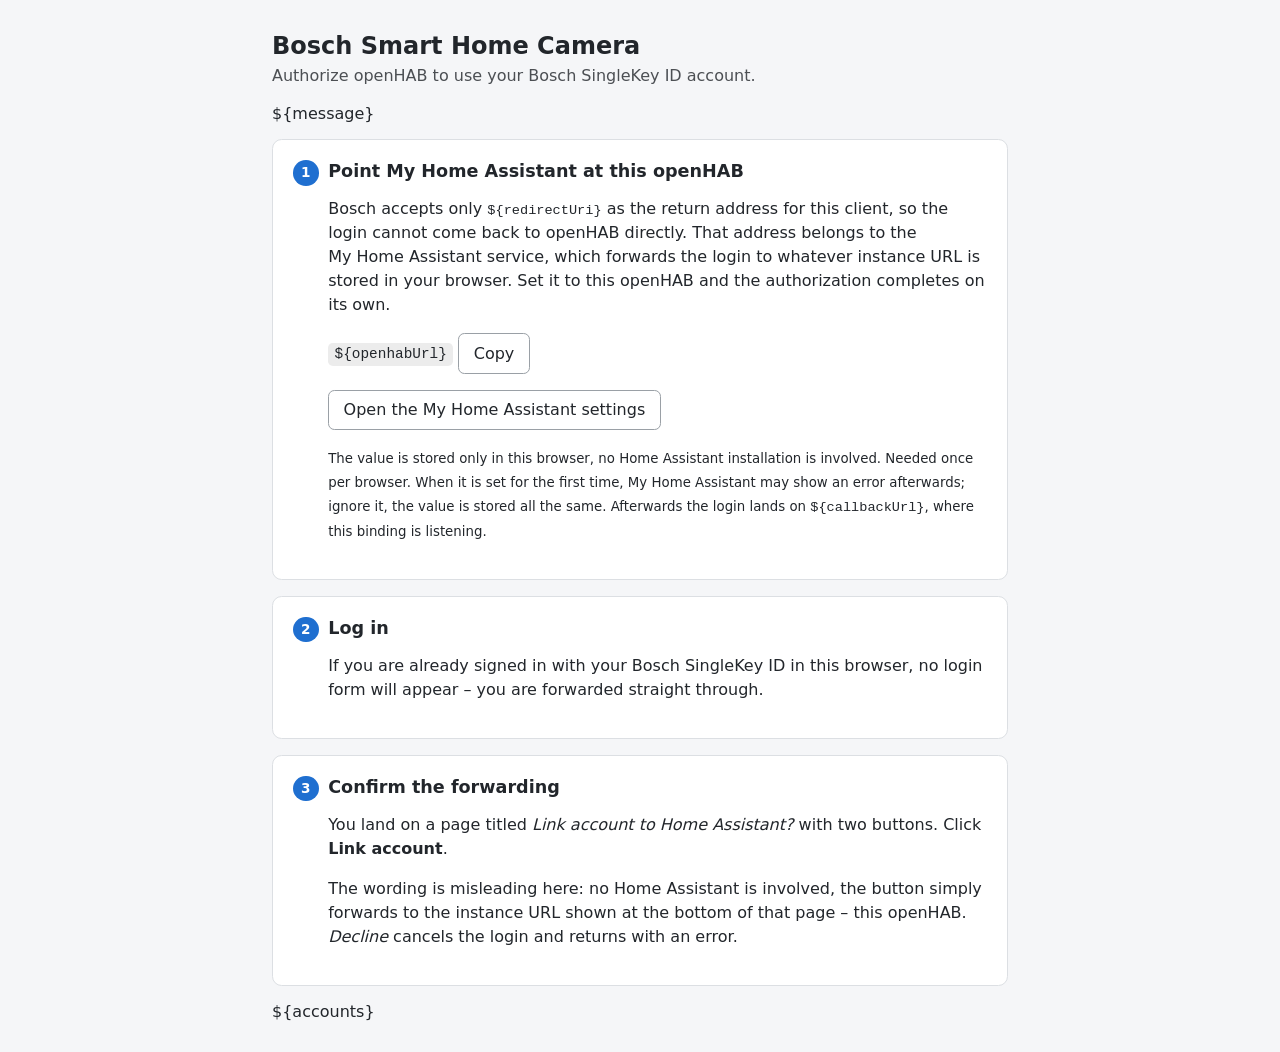
<file: bundles/org.openhab.binding.boschsmartcam/src/main/resources/templates/index.html>
<!DOCTYPE html>
<html lang="en">
<head>
<meta charset="utf-8">
<meta name="viewport" content="width=device-width, initial-scale=1">
<title>Bosch Smart Home Camera Authorization</title>
<style>
:root { color-scheme: light dark; }
body { font-family: system-ui, -apple-system, "Segoe UI", Roboto, sans-serif; margin: 0; padding: 2rem 1rem; background: #f5f6f8; color: #22262b; }
@media (prefers-color-scheme: dark) { body { background: #17191c; color: #e6e8ea; } }
main { max-width: 46rem; margin: 0 auto; }
h1 { font-size: 1.5rem; margin: 0 0 .25rem; }
h2 { font-size: 1.1rem; margin: 0; }
p { line-height: 1.5; }
.lead { margin-top: 0; opacity: .8; }
.card { background: #fff; border: 1px solid #dcdfe3; border-radius: .6rem; padding: 1.25rem; margin: 1rem 0; }
@media (prefers-color-scheme: dark) { .card { background: #22262b; border-color: #383d43; } }
.step { display: flex; align-items: baseline; gap: .6rem; }
.step .num { flex: 0 0 1.6rem; height: 1.6rem; line-height: 1.6rem; text-align: center; border-radius: 50%; background: #1f6fd0; color: #fff; font-size: .85rem; font-weight: 600; }
.head { display: flex; align-items: center; gap: .6rem; flex-wrap: wrap; }
.uid { font-family: ui-monospace, SFMono-Regular, Menlo, monospace; font-size: .8rem; opacity: .7; }
.badge { font-size: .75rem; padding: .15rem .5rem; border-radius: 1rem; border: 1px solid transparent; }
.badge.ok { background: #e3f6e8; border-color: #7fc99a; color: #1d6b38; }
.badge.pending { background: #fdf1dc; border-color: #e0b567; color: #7d5410; }
textarea { width: 100%; box-sizing: border-box; min-height: 4.5rem; font-family: ui-monospace, SFMono-Regular, Menlo, monospace; font-size: .85rem; padding: .5rem; border-radius: .4rem; border: 1px solid #c4c8cd; background: inherit; color: inherit; }
button, .button { font: inherit; cursor: pointer; border-radius: .4rem; border: 1px solid #1f6fd0; background: #1f6fd0; color: #fff; padding: .45rem .9rem; text-decoration: none; display: inline-block; }
button.secondary, .button.secondary { background: transparent; color: inherit; border-color: #9aa0a6; }
.message { padding: .7rem .9rem; border-radius: .4rem; margin: 1rem 0; }
.message.ok { background: #e3f6e8; color: #1d6b38; }
.message.error { background: #fbe3e3; color: #8c2020; }
.empty { opacity: .8; }
.url { font-family: ui-monospace, SFMono-Regular, Menlo, monospace; font-size: .9rem; padding: .2rem .4rem; border-radius: .3rem; background: rgba(127,127,127,.15); }
p.hint { font-size: .9rem; opacity: .8; }
details.fallback { margin-top: 1rem; border-top: 1px solid #dcdfe3; padding-top: .75rem; }
@media (prefers-color-scheme: dark) { details.fallback { border-color: #383d43; } }
details.fallback summary { cursor: pointer; font-size: .92rem; opacity: .85; }
code { font-family: ui-monospace, SFMono-Regular, Menlo, monospace; font-size: .85rem; }
</style>
</head>
<body>
<main>
<h1>Bosch Smart Home Camera</h1>
<p class="lead">Authorize openHAB to use your Bosch SingleKey ID account.</p>

${message}

<section class="card">
  <div class="step">
    <span class="num">1</span>
    <div>
      <h2>Point My&nbsp;Home&nbsp;Assistant at this openHAB</h2>
      <p>Bosch accepts only <code>${redirectUri}</code> as the return address for this client, so the login cannot come
      back to openHAB directly. That address belongs to the My&nbsp;Home&nbsp;Assistant service, which forwards the
      login to whatever instance URL is stored in your browser. Set it to this openHAB and the authorization completes
      on its own.</p>
      <p><span class="url" id="openhab-url">${openhabUrl}</span>
         <button type="button" class="secondary" id="copy-url">Copy</button></p>
      <p><a class="button secondary" href="${instanceSettingsUrl}">Open the My&nbsp;Home&nbsp;Assistant settings</a></p>
      <p><small>The value is stored only in this browser, no Home Assistant installation is involved. Needed once per
      browser. When it is set for the first time, My&nbsp;Home&nbsp;Assistant may show an error afterwards; ignore it,
      the value is stored all the same. Afterwards the login lands on <code>${callbackUrl}</code>, where this binding
      is listening.</small></p>
    </div>
  </div>
</section>

<section class="card">
  <div class="step">
    <span class="num">2</span>
    <div>
      <h2>Log in</h2>
      <p>If you are already signed in with your Bosch SingleKey ID in this browser, no login form will appear &ndash;
      you are forwarded straight through.</p>
    </div>
  </div>
</section>

<section class="card">
  <div class="step">
    <span class="num">3</span>
    <div>
      <h2>Confirm the forwarding</h2>
      <p>You land on a page titled <em>Link account to Home&nbsp;Assistant?</em> with two buttons. Click
      <strong>Link account</strong>.</p>
      <p>The wording is misleading here: no Home Assistant is involved, the button simply forwards to the instance URL
      shown at the bottom of that page &ndash; this openHAB. <em>Decline</em> cancels the login and returns with an
      error.</p>
    </div>
  </div>
</section>

${accounts}
</main>
<script>
var copyButton = document.getElementById("copy-url");
if (copyButton && navigator.clipboard) {
  copyButton.addEventListener("click", function () {
    navigator.clipboard.writeText(document.getElementById("openhab-url").textContent.trim()).then(function () {
      copyButton.textContent = "Copied";
      setTimeout(function () { copyButton.textContent = "Copy"; }, 2000);
    });
  });
} else if (copyButton) {
  copyButton.hidden = true;
}

document.querySelectorAll("form.authorize").forEach(function (form) {
  form.addEventListener("submit", function (event) {
    var field = form.querySelector("textarea");
    var value = field.value.trim();
    if (value.indexOf("code=") === -1) {
      event.preventDefault();
      field.setCustomValidity("This address does not contain a code parameter. Please copy the complete address.");
      field.reportValidity();
    }
  });
  form.querySelector("textarea").addEventListener("input", function (event) {
    event.target.setCustomValidity("");
  });
});
</script>
</body>
</html>
</file>
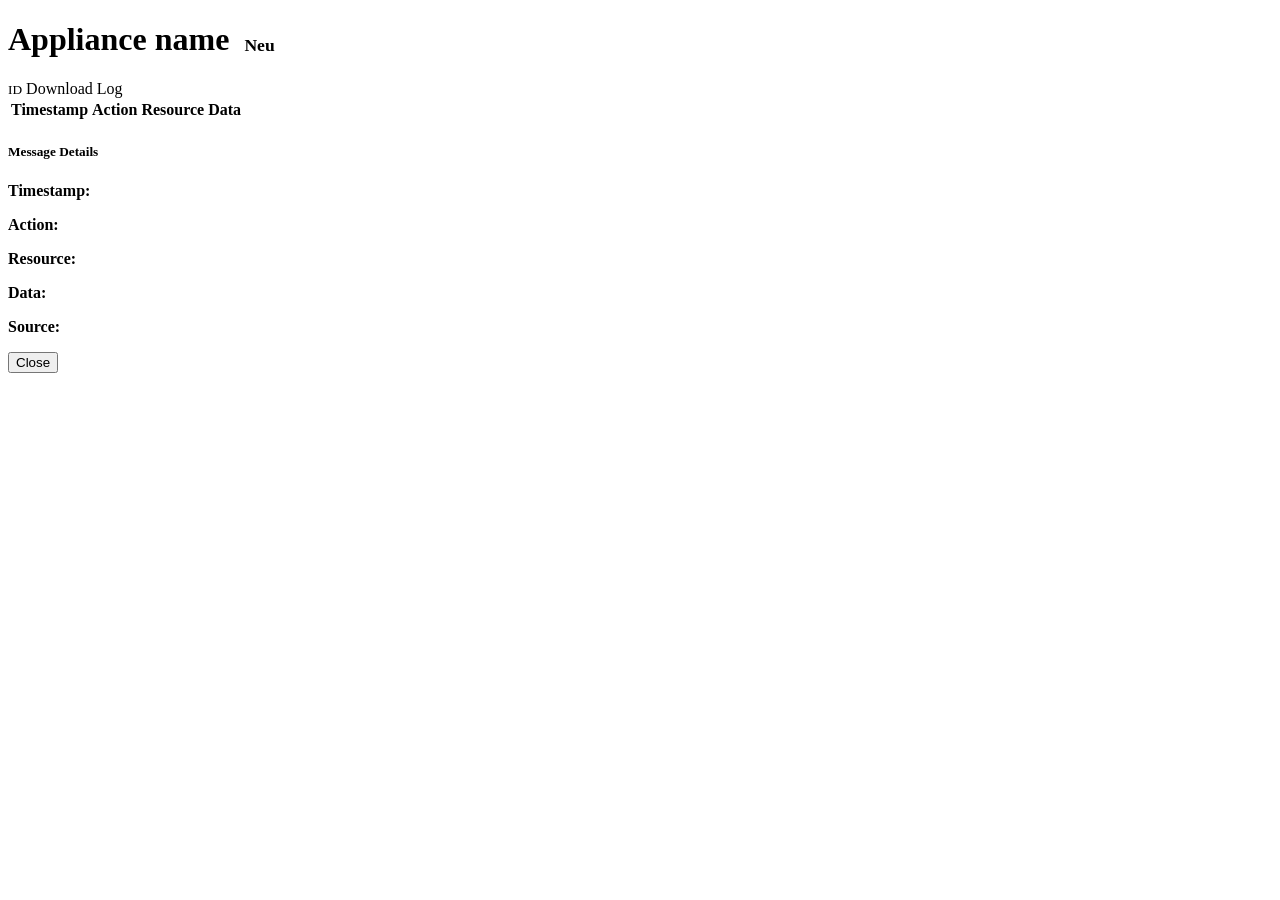
<file: bundles/org.openhab.binding.homeconnectdirect/src/main/resources/templates/appliance.html>
<!DOCTYPE html>
<html lang="en" xmlns:th="http://www.thymeleaf.org">
<head th:replace="~{base :: head}"></head>

<body>
<nav th:replace="~{base :: navbar}"></nav>
<div class="d-flex">
    <div th:replace="~{base :: sidebar_large(${appliances}, ${selectedMenuEntry})}"></div>
    <div th:replace="~{base :: sidebar_small(${appliances}, ${selectedMenuEntry})}"></div>

    <div class="flex-grow-1 p-3">
        <h1 class="d-inline-flex align-items-baseline">
            <span th:remove="tag" th:text="${name}">Appliance name</span>
            <span class="badge rounded-pill ms-2" style="font-size: 1.1rem; padding: 0.2em 0.4em; transform: translateY(-0.3rem);" th:classappend="${utils.getBadgeStyle(status)}" th:text="${status}">Neu</span>
        </h1>
        <small th:text="${uid}" class="text-muted d-block mb-3">ID</small>
        <a class="btn btn-sm btn-secondary ms-auto" th:href="@{__${downloadDebugLogPath}__(uid=${uid})}">
            <span class="mdi mdi-download"></span>
            Download Log
        </a>

        <div id="eventTableContainer" class="table-responsive">
            <table class="table table-hover table-striped">
                <thead>
                <tr>
                    <th>Timestamp</th>
                    <th>Action</th>
                    <th>Resource</th>
                    <th>Data</th>
                </tr>
                </thead>
                <tbody id="eventTableBody">
                </tbody>
            </table>
        </div>
    </div>
</div>

<div class="modal fade" id="detailsModal" tabindex="-1" role="dialog" aria-labelledby="detailsModalLabel" aria-hidden="true">
    <div class="modal-dialog modal-xl modal-dialog-scrollable" role="document">
        <div class="modal-content">
            <div class="modal-header">
                <h5 class="modal-title" id="detailsModalLabel">Message Details</h5>
            </div>
            <div class="modal-body">
                <p><strong>Timestamp:</strong> <span id="modal-timestamp"></span></p>
                <p><strong>Action:</strong> <span id="modal-action"></span></p>
                <p><strong>Resource:</strong> <span id="modal-resource"></span></p>
                <p id="modal-data-row"><strong>Data:</strong> <pre class="pre-highlight" id="modal-data"></pre></p>
                <p><strong>Source:</strong><pre class="pre-highlight" id="modal-source"></pre></p>
            </div>
            <div class="modal-footer">
                <button type="button" class="btn btn-secondary" data-bs-dismiss="modal">Close</button>
            </div>
        </div>
    </div>
</div>

<!--/*/ <th:block th:insert="~{base :: js}"></th:block> /*/-->
<script>
    const webSocketUrl = "[[${webSocketUrl}]]";
    createWebSocketConnection(webSocketUrl);
    addResizeListener();
</script>
</body>
</html>
</file>
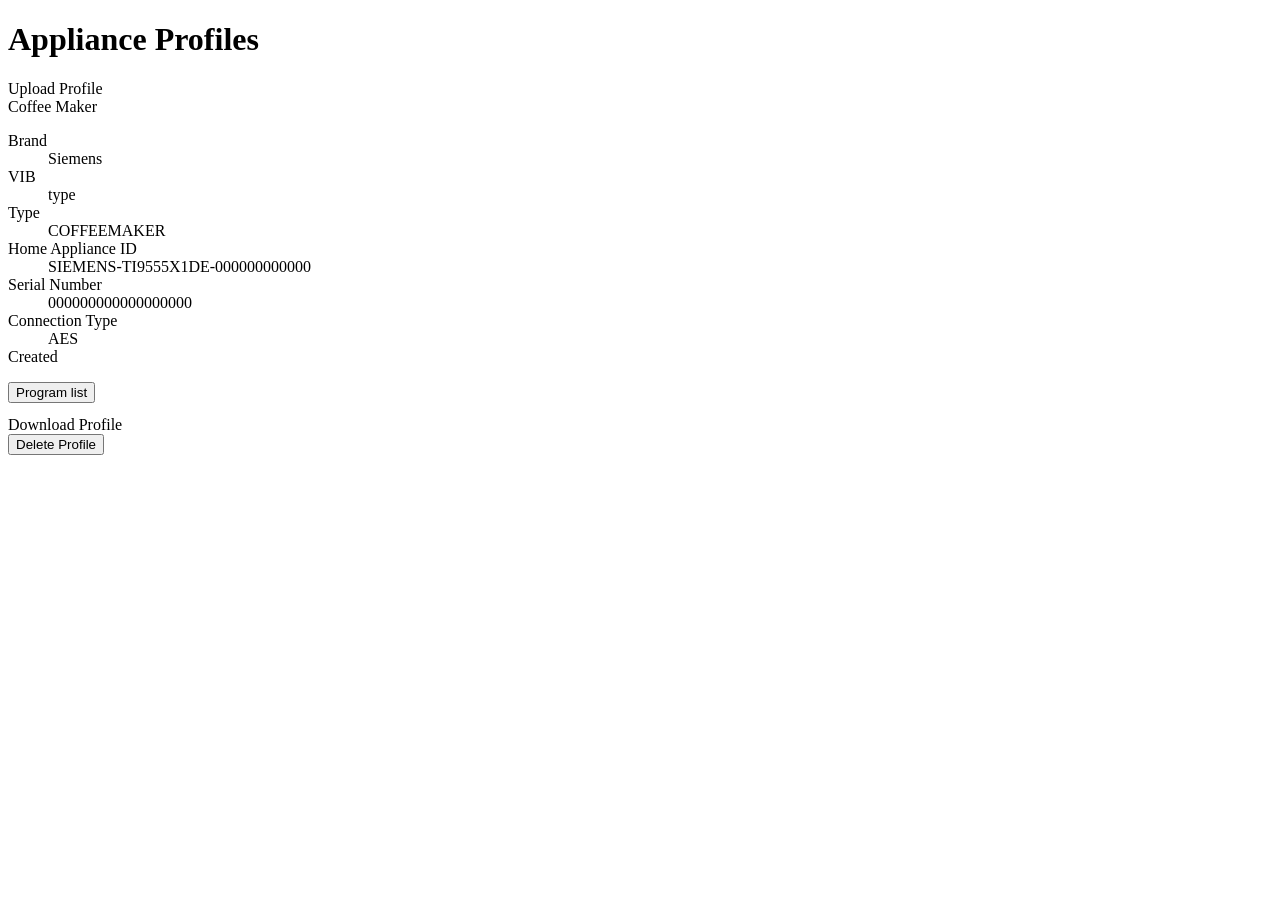
<file: bundles/org.openhab.binding.homeconnectdirect/src/main/resources/templates/profiles.html>
<!DOCTYPE html>
<html lang="en" xmlns:th="http://www.thymeleaf.org">
<head th:replace="~{base :: head}"></head>

<body>
<nav th:replace="~{base :: navbar}"></nav>
<div class="d-flex">
    <div th:replace="~{base :: sidebar_large(${appliances}, ${selectedMenuEntry})}"></div>
    <div th:replace="~{base :: sidebar_small(${appliances}, ${selectedMenuEntry})}"></div>

    <div class="flex-grow-1 p-3">
        <div class="d-flex justify-content-between align-items-center mb-2 hcd-header">
            <h1>Appliance Profiles</h1>
            <div>
                <a class="btn btn-sm mt-1 btn-secondary" th:href="@{__${profileUploadPath}__}">
                    <span class="mdi mdi-file-upload"></span>
                    Upload Profile
                </a>
            </div>
        </div>

        <div class="card mt-3 hcd-card" th:each="profile : ${profiles}">
            <div class="card-header d-flex align-items-center">
                <th:block th:insert="~{base :: icon(${profile.type})}"></th:block>
                <span th:text="${utils.getLabelByType(profile.type)}">Coffee Maker</span>
            </div>
            <div class="card-body">
                <dl class="row">
                    <dt class="col-sm-3">Brand</dt>
                    <dd class="col-sm-9" th:text="${profile.brand}">Siemens</dd>

                    <dt class="col-sm-3">VIB</dt>
                    <dd class="col-sm-9" th:text="${profile.vib}">type</dd>

                    <dt class="col-sm-3">Type</dt>
                    <dd class="col-sm-9" th:text="${profile.type}">COFFEEMAKER</dd>

                    <dt class="col-sm-3">Home Appliance ID</dt>
                    <dd class="col-sm-9" th:text="${profile.haId}">SIEMENS-TI9555X1DE-000000000000</dd>

                    <dt class="col-sm-3">Serial Number</dt>
                    <dd class="col-sm-9" th:text="${profile.serialNumber}">000000000000000000</dd>

                    <dt class="col-sm-3">Connection Type</dt>
                    <dd class="col-sm-9" th:text="${utils.getLabel(profile.connectionType)}">AES</dd>

                    <dt class="col-sm-3">Created</dt>
                    <dd class="col-sm-9" th:text="${utils.formatDateTime(profile.created())}"></dd>
                </dl>

                <button class="btn btn-sm btn-warning" type="button" data-bs-toggle="collapse" th:data-bs-target="${'#programs' + profile.haId()}" aria-expanded="false" th:aria-controls="${'programs' + profile.haId()}">
                    Program list
                </button>
                <div class="collapse" th:id="${'programs' + profile.haId()}">
                    <pre class="pre-highlight" th:text="${programMap.get(profile.haId)}"></pre>
                </div>

                <div class="d-flex justify-content-end mt-3">
                    <a th:href="@{__${profileDownloadPath}__(haId=${profile.haId()})}" class="btn btn-primary btn-sm me-1"><span class="mdi mdi-download"></span> Download Profile</a>

                    <form method="POST" th:action="@{__${profileDeletePath}__}">
                        <input type="hidden" name="CSRF_TOKEN" th:value="${CSRF_TOKEN}">
                        <input type="hidden" name="haId" th:value="${profile.haId()}">
                        <button class="ms-3 btn btn-danger btn-sm" type="submit"><span class="mdi mdi-delete"></span> Delete Profile</button>
                    </form>
                </div>
            </div>
        </div>
    </div>
</div>

<!--/*/ <th:block th:insert="~{base :: js}"></th:block> /*/-->

<script>
    document.addEventListener("DOMContentLoaded", function () {
        const preElements = document.querySelectorAll("pre.pre-highlight");

        preElements.forEach(pre => {
            const originalText = pre.textContent;
            try {
                const formattedText = syntaxHighlight(originalText);
                pre.innerHTML = formattedText;
            } catch (error) {
                console.error("Could not process JSON:", error);
            }
        });
    });
</script>
</body>
</html>
</file>
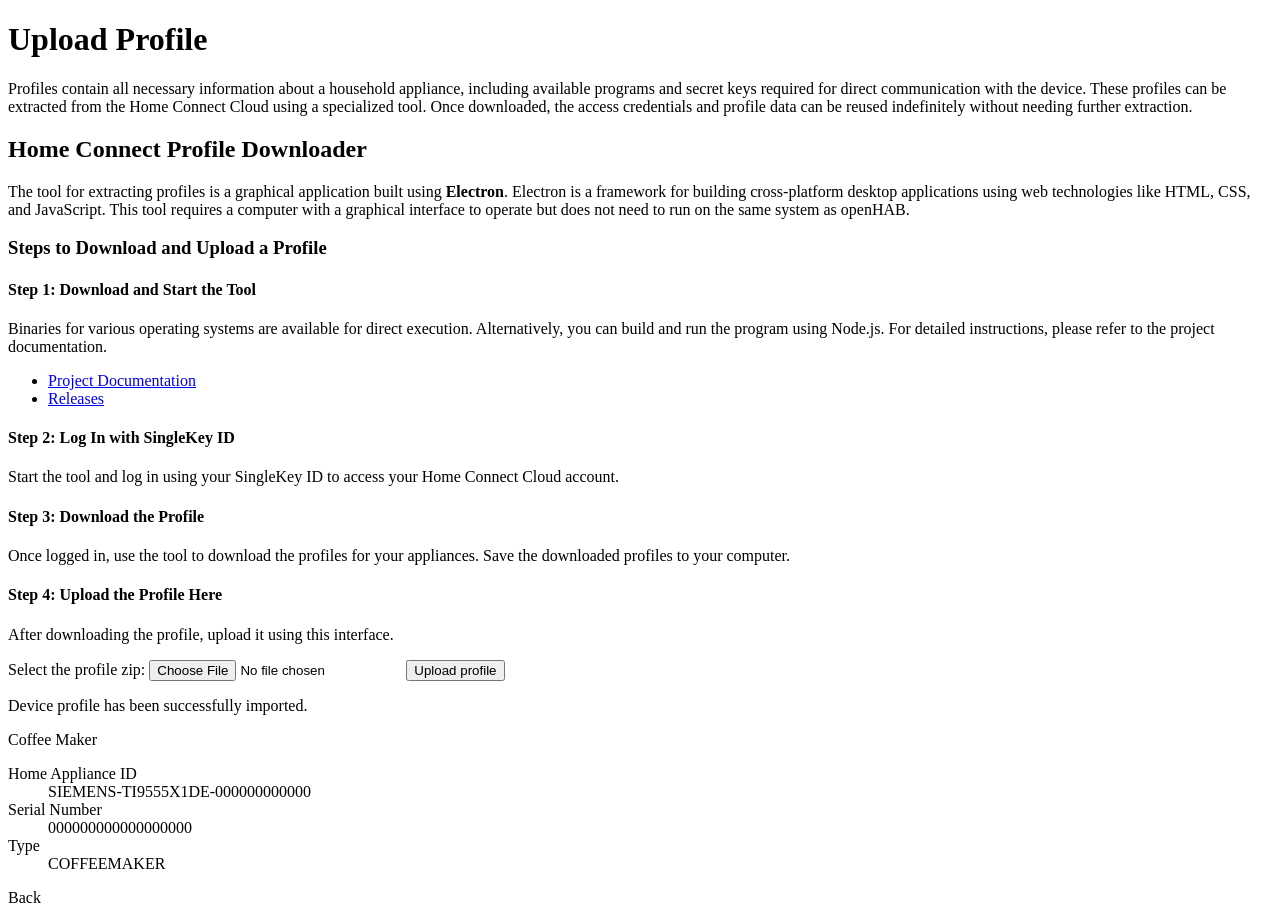
<file: bundles/org.openhab.binding.homeconnectdirect/src/main/resources/templates/upload-profile.html>
<!DOCTYPE html>
<html lang="en" xmlns:th="http://www.thymeleaf.org">
<head th:replace="~{base :: head}"></head>

<body>
<nav th:replace="~{base :: navbar}"></nav>
<div class="d-flex">
    <div th:replace="~{base :: sidebar_large(${appliances}, ${selectedMenuEntry})}"></div>
    <div th:replace="~{base :: sidebar_small(${appliances}, ${selectedMenuEntry})}"></div>

    <div class="flex-grow-1 p-3">

        <h1 class="mb-4">Upload Profile</h1>

        <th:block th:unless="${done}">
            <p>
                Profiles contain all necessary information about a household appliance, including available programs and secret keys required for direct communication with the device.
                These profiles can be extracted from the Home Connect Cloud using a specialized tool.
                Once downloaded, the access credentials and profile data can be reused indefinitely without needing further extraction.
            </p>

            <h2>Home Connect Profile Downloader</h2>
            <p>
                The tool for extracting profiles is a graphical application built using <strong>Electron</strong>.
                Electron is a framework for building cross-platform desktop applications using web technologies like HTML, CSS, and JavaScript.
                This tool requires a computer with a graphical interface to operate but does not need to run on the same system as openHAB.</p>

            <h3>Steps to Download and Upload a Profile</h3>
            <div class="step">
                <h4>Step 1: Download and Start the Tool</h4>
                <p>
                    Binaries for various operating systems are available for direct execution. Alternatively, you can build and run the program using Node.js.
                    For detailed instructions, please refer to the project documentation.
                </p>
                <ul>
                    <li><a href="https://github.com/bruestel/homeconnect-profile-downloader" target="_blank">Project Documentation</a></li>
                    <li><a href="https://github.com/bruestel/homeconnect-profile-downloader/releases" target="_blank">Releases</a></li>
                </ul>
            </div>

            <div class="step">
                <h4>Step 2: Log In with SingleKey ID</h4>
                <p>Start the tool and log in using your SingleKey ID to access your Home Connect Cloud account.</p>
            </div>

            <div class="step">
                <h4>Step 3: Download the Profile</h4>
                <p>Once logged in, use the tool to download the profiles for your appliances. Save the downloaded profiles to your computer.</p>
            </div>

            <div class="step">
                <h4>Step 4: Upload the Profile Here</h4>
                <p>After downloading the profile, upload it using this interface.</p>
                <div class="card mt-3 hcd-card">
                    <div class="card-body">
                        <form method="POST" th:action="@{__${profileUploadPath}__}" enctype="multipart/form-data">
                            <label for="zipFile">Select the profile zip:</label>
                            <input type="hidden" name="CSRF_TOKEN" th:value="${CSRF_TOKEN}">
                            <input type="file" id="zipFile" name="zipFile" accept=".zip" required>
                            <button class="ms-3 btn btn-primary btn-sm" type="submit">Upload profile</button>
                        </form>
                    </div>
                </div>
            </div>
        </th:block>

        <th:block th:if="${done}">
            <p>Device profile has been successfully imported.</p>

            <div class="card mt-3 hcd-card">
                <div class="card-header d-flex align-items-center">
                    <th:block th:insert="~{base :: icon(${profile.type})}"></th:block>
                    <span th:text="${utils.getLabelByType(profile.type)}">Coffee Maker</span>
                </div>
                <div class="card-body">
                    <dl class="row">
                        <dt class="col-sm-3">Home Appliance ID</dt>
                        <dd class="col-sm-9" th:text="${profile.haId}">SIEMENS-TI9555X1DE-000000000000</dd>

                        <dt class="col-sm-3">Serial Number</dt>
                        <dd class="col-sm-9" th:text="${profile.serialNumber}">000000000000000000</dd>

                        <dt class="col-sm-3">Type</dt>
                        <dd class="col-sm-9" th:text="${profile.type}">COFFEEMAKER</dd>
                    </dl>

                    <div class="d-flex justify-content-end mt-3">
                        <a th:href="@{__${basePath}__}" class="btn btn-dark btn-sm">Back</a>
                    </div>
                </div>
            </div>
        </th:block>

    </div>
</div>

<!--/*/ <th:block th:insert="~{base :: js}"></th:block> /*/-->
</body>
</html>
</file>
